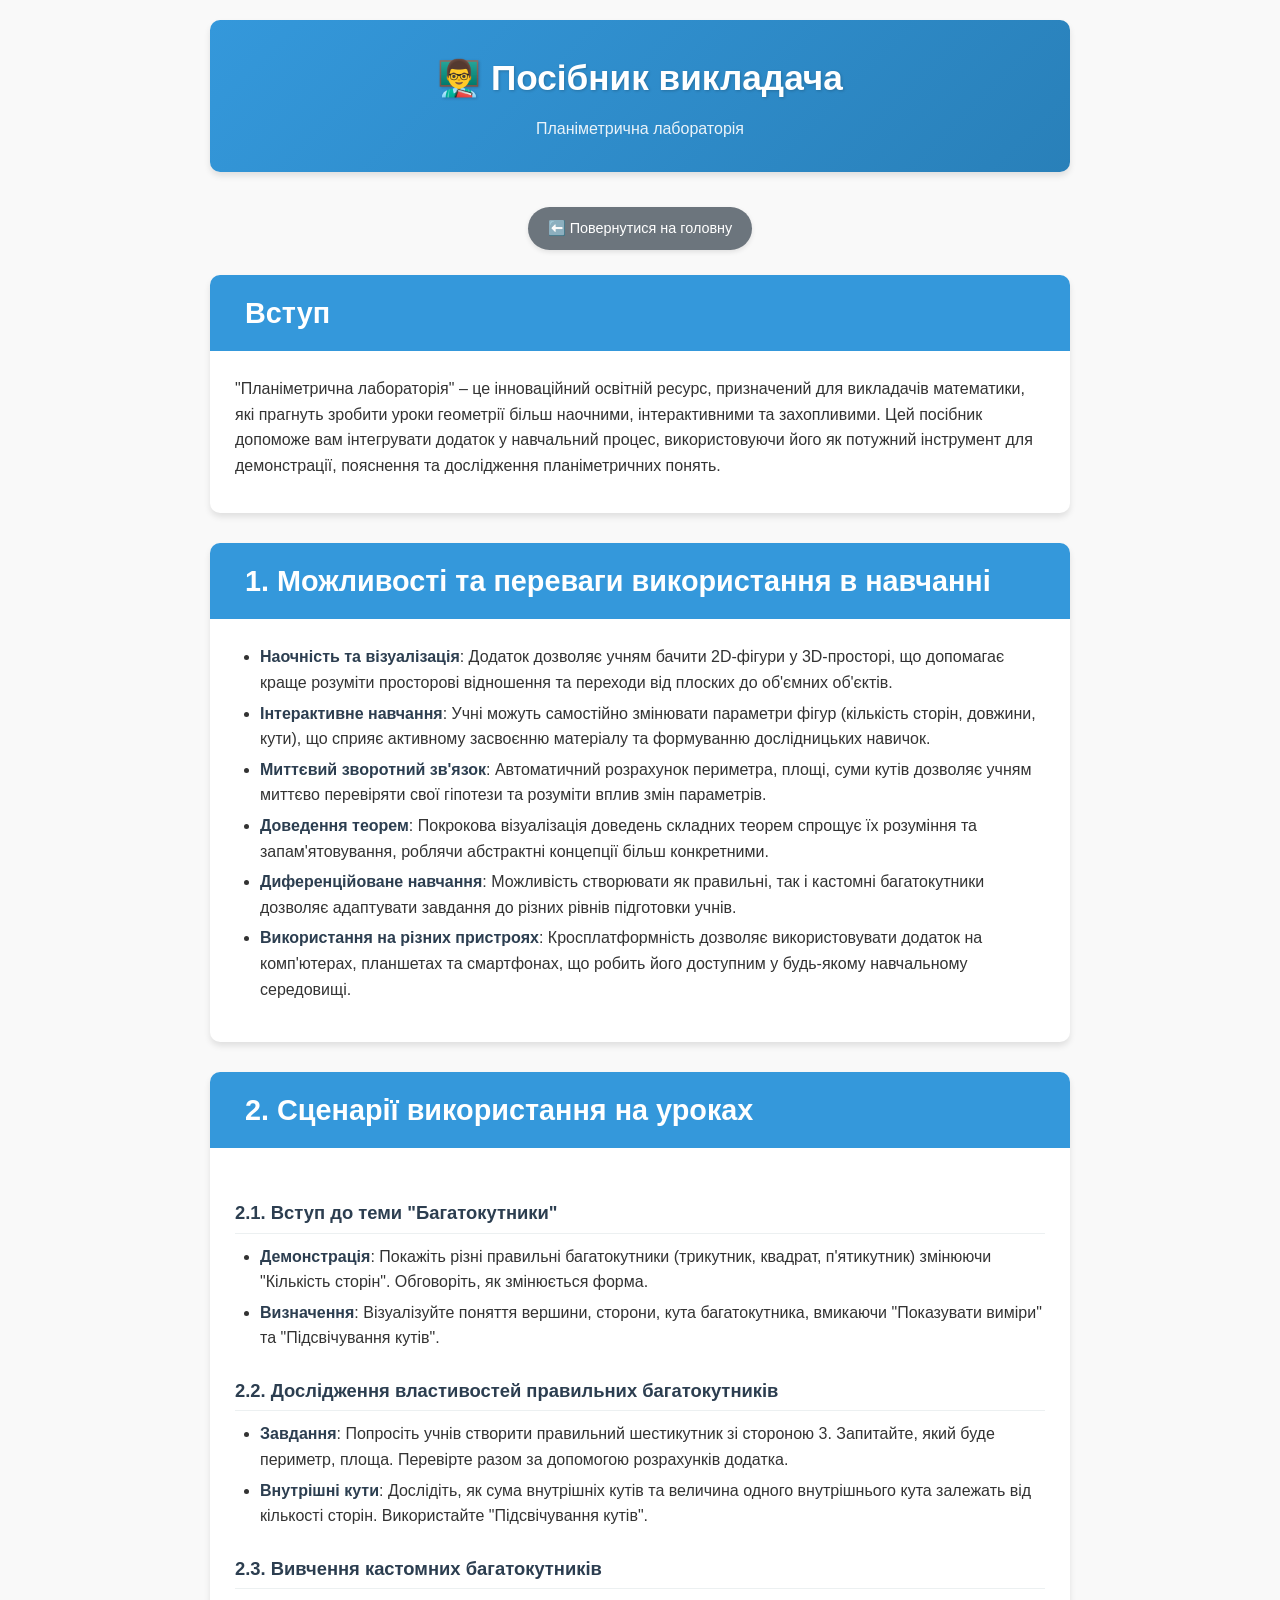
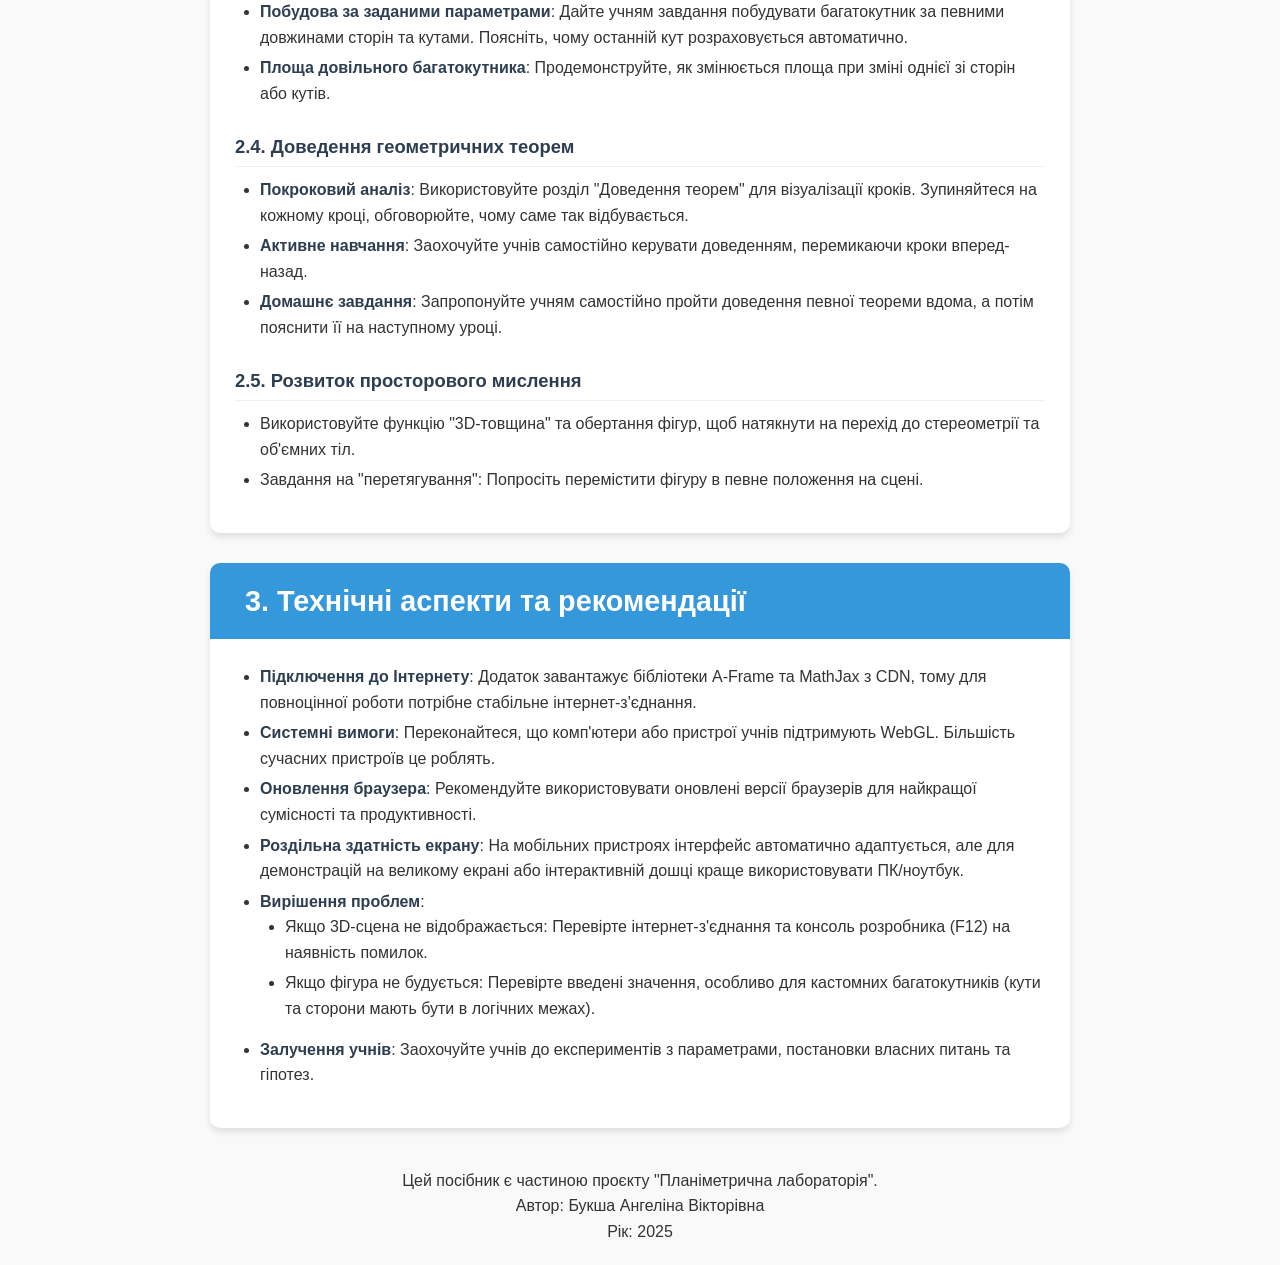
<file: docs/teacher-guide.html>
<!DOCTYPE html>
<html lang="uk">
<head>
    <meta charset="UTF-8">
    <meta name="viewport" content="width=device-width, initial-scale=1.0">
    <title>Посібник викладача: Планіметрична лабораторія</title>
    <style>
        /* Глобальні стилі - скопійовані з вашого основного файлу */
        :root {
            --primary-color: #3498db;
            --secondary-color: #2980b9;
            --light-color: #ecf0f1;
            --dark-color: #2c3e50;
            --text-color: #333;
            --shadow: 0 4px 6px rgba(0, 0, 0, 0.1);
        }
        
        * {
            margin: 0;
            padding: 0;
            box-sizing: border-box;
        }
        
        body {
            font-family: 'Segoe UI', Tahoma, Geneva, Verdana, sans-serif;
            line-height: 1.6;
            color: var(--text-color);
            background-color: #f9f9f9;
        }
        
        .container {
            max-width: 900px; /* Трохи менше для посібників */
            margin: 0 auto;
            padding: 20px;
        }
        
        /* Стилі для заголовка сторінки */
        .page-header {
            text-align: center;
            padding: 30px 20px;
            margin-bottom: 30px;
            background: linear-gradient(135deg, var(--primary-color), var(--secondary-color));
            color: white;
            border-radius: 10px;
            box-shadow: var(--shadow);
        }
        
        .page-header h1 {
            font-size: 2.2rem;
            margin-bottom: 10px;
            text-shadow: 1px 1px 3px rgba(0, 0, 0, 0.2);
        }
        
        .page-header p {
            font-size: 1rem;
            opacity: 0.9;
        }

        /* Стилі для карток (розділів) */
        .card {
            background-color: white;
            border-radius: 10px;
            box-shadow: var(--shadow);
            margin-bottom: 30px;
            overflow: hidden;
            transition: transform 0.3s ease, box-shadow 0.3s ease;
        }
        
        .card:hover {
            transform: translateY(-5px);
            box-shadow: 0 10px 20px rgba(0, 0, 0, 0.15);
        }
        
        .card-header {
            background-color: var(--primary-color);
            color: white;
            padding: 15px 25px;
            font-size: 1.2rem;
            display: flex;
            align-items: center;
        }
        
        .card-header h2 {
            margin-left: 10px;
        }
        
        .card-body {
            padding: 25px;
        }

        /* Стилі для кнопок */
        .btn {
            display: inline-block;
            background-color: var(--primary-color);
            color: white;
            padding: 10px 20px;
            border-radius: 50px;
            text-decoration: none;
            margin: 5px;
            transition: all 0.3s ease;
            font-weight: 500;
            box-shadow: 0 2px 5px rgba(0, 0, 0, 0.1);
            border: none;
            cursor: pointer;
            font-size: 0.9rem;
        }
        
        .btn:hover {
            background-color: var(--secondary-color);
            transform: translateY(-2px);
            box-shadow: 0 5px 15px rgba(0, 0, 0, 0.2);
        }
        .btn-back {
            background-color: #6c757d;
        }
        .btn-back:hover {
            background-color: #5a6268;
        }

        /* Стилі для контенту посібника */
        .guide-section h3 {
            color: var(--dark-color);
            margin-top: 25px;
            margin-bottom: 10px;
            font-size: 1.15rem;
            border-bottom: 1px solid var(--light-color);
            padding-bottom: 5px;
        }
        .guide-section h4 {
            color: var(--secondary-color);
            margin-top: 15px;
            margin-bottom: 8px;
            font-size: 1rem;
        }
        .guide-section p {
            margin-bottom: 10px;
        }
        .guide-section ul {
            list-style-type: disc;
            margin-left: 25px;
            margin-bottom: 15px;
        }
        .guide-section ol {
            list-style-type: decimal;
            margin-left: 25px;
            margin-bottom: 15px;
        }
        .guide-section li {
            margin-bottom: 5px;
        }
        .guide-section strong {
            color: var(--dark-color);
        }
        .note {
            background-color: var(--light-color);
            border-left: 4px solid var(--primary-color);
            padding: 15px;
            margin: 15px 0;
            border-radius: 5px;
        }
        .note strong {
            color: var(--primary-color);
        }

        /* Адаптивність */
        @media (max-width: 768px) {
            .page-header h1 {
                font-size: 1.8rem;
            }
            .page-header p {
                font-size: 0.9rem;
            }
            .card-header {
                font-size: 1rem;
            }
            .card-body {
                padding: 15px;
            }
            .guide-section ul, .guide-section ol {
                margin-left: 15px;
            }
        }
    </style>
</head>
<body>
    <div class="container">
        <div class="page-header">
            <h1>👨‍🏫 Посібник викладача</h1>
            <p>Планіметрична лабораторія</p>
        </div>

        <div style="text-align: center; margin-bottom: 20px;">
            <a href="../index.html" class="btn btn-back">⬅️ Повернутися на головну</a>
        </div>

        <div class="card">
            <div class="card-header">
                <h2>Вступ</h2>
            </div>
            <div class="card-body guide-section">
                <p>"Планіметрична лабораторія" – це інноваційний освітній ресурс, призначений для викладачів математики, які прагнуть зробити уроки геометрії більш наочними, інтерактивними та захопливими. Цей посібник допоможе вам інтегрувати додаток у навчальний процес, використовуючи його як потужний інструмент для демонстрації, пояснення та дослідження планіметричних понять.</p>
            </div>
        </div>

        <div class="card">
            <div class="card-header">
                <h2>1. Можливості та переваги використання в навчанні</h2>
            </div>
            <div class="card-body guide-section">
                <ul>
                    <li><strong>Наочність та візуалізація</strong>: Додаток дозволяє учням бачити 2D-фігури у 3D-просторі, що допомагає краще розуміти просторові відношення та переходи від плоских до об'ємних об'єктів.</li>
                    <li><strong>Інтерактивне навчання</strong>: Учні можуть самостійно змінювати параметри фігур (кількість сторін, довжини, кути), що сприяє активному засвоєнню матеріалу та формуванню дослідницьких навичок.</li>
                    <li><strong>Миттєвий зворотний зв'язок</strong>: Автоматичний розрахунок периметра, площі, суми кутів дозволяє учням миттєво перевіряти свої гіпотези та розуміти вплив змін параметрів.</li>
                    <li><strong>Доведення теорем</strong>: Покрокова візуалізація доведень складних теорем спрощує їх розуміння та запам'ятовування, роблячи абстрактні концепції більш конкретними.</li>
                    <li><strong>Диференційоване навчання</strong>: Можливість створювати як правильні, так і кастомні багатокутники дозволяє адаптувати завдання до різних рівнів підготовки учнів.</li>
                    <li><strong>Використання на різних пристроях</strong>: Кросплатформність дозволяє використовувати додаток на комп'ютерах, планшетах та смартфонах, що робить його доступним у будь-якому навчальному середовищі.</li>
                </ul>
            </div>
        </div>

        <div class="card">
            <div class="card-header">
                <h2>2. Сценарії використання на уроках</h2>
            </div>
            <div class="card-body guide-section">
                <h3>2.1. Вступ до теми "Багатокутники"</h3>
                <ul>
                    <li><strong>Демонстрація</strong>: Покажіть різні правильні багатокутники (трикутник, квадрат, п'ятикутник) змінюючи "Кількість сторін". Обговоріть, як змінюється форма.</li>
                    <li><strong>Визначення</strong>: Візуалізуйте поняття вершини, сторони, кута багатокутника, вмикаючи "Показувати виміри" та "Підсвічування кутів".</li>
                </ul>

                <h3>2.2. Дослідження властивостей правильних багатокутників</h3>
                <ul>
                    <li><strong>Завдання</strong>: Попросіть учнів створити правильний шестикутник зі стороною 3. Запитайте, який буде периметр, площа. Перевірте разом за допомогою розрахунків додатка.</li>
                    <li><strong>Внутрішні кути</strong>: Дослідіть, як сума внутрішніх кутів та величина одного внутрішнього кута залежать від кількості сторін. Використайте "Підсвічування кутів".</li>
                </ul>

                <h3>2.3. Вивчення кастомних багатокутників</h3>
                <ul>
                    <li><strong>Побудова за заданими параметрами</strong>: Дайте учням завдання побудувати багатокутник за певними довжинами сторін та кутами. Поясніть, чому останній кут розраховується автоматично.</li>
                    <li><strong>Площа довільного багатокутника</strong>: Продемонструйте, як змінюється площа при зміні однієї зі сторін або кутів.</li>
                </ul>

                <h3>2.4. Доведення геометричних теорем</h3>
                <ul>
                    <li><strong>Покроковий аналіз</strong>: Використовуйте розділ "Доведення теорем" для візуалізації кроків. Зупиняйтеся на кожному кроці, обговорюйте, чому саме так відбувається.</li>
                    <li><strong>Активне навчання</strong>: Заохочуйте учнів самостійно керувати доведенням, перемикаючи кроки вперед-назад.</li>
                    <li><strong>Домашнє завдання</strong>: Запропонуйте учням самостійно пройти доведення певної теореми вдома, а потім пояснити її на наступному уроці.</li>
                </ul>

                <h3>2.5. Розвиток просторового мислення</h3>
                <ul>
                    <li>Використовуйте функцію "3D-товщина" та обертання фігур, щоб натякнути на перехід до стереометрії та об'ємних тіл.</li>
                    <li>Завдання на "перетягування": Попросіть перемістити фігуру в певне положення на сцені.</li>
                </ul>
            </div>
        </div>

        <div class="card">
            <div class="card-header">
                <h2>3. Технічні аспекти та рекомендації</h2>
            </div>
            <div class="card-body guide-section">
                <ul>
                    <li><strong>Підключення до Інтернету</strong>: Додаток завантажує бібліотеки A-Frame та MathJax з CDN, тому для повноцінної роботи потрібне стабільне інтернет-з'єднання.</li>
                    <li><strong>Системні вимоги</strong>: Переконайтеся, що комп'ютери або пристрої учнів підтримують WebGL. Більшість сучасних пристроїв це роблять.</li>
                    <li><strong>Оновлення браузера</strong>: Рекомендуйте використовувати оновлені версії браузерів для найкращої сумісності та продуктивності.</li>
                    <li><strong>Роздільна здатність екрану</strong>: На мобільних пристроях інтерфейс автоматично адаптується, але для демонстрацій на великому екрані або інтерактивній дошці краще використовувати ПК/ноутбук.</li>
                    <li><strong>Вирішення проблем</strong>:
                        <ul>
                            <li>Якщо 3D-сцена не відображається: Перевірте інтернет-з'єднання та консоль розробника (F12) на наявність помилок.</li>
                            <li>Якщо фігура не будується: Перевірте введені значення, особливо для кастомних багатокутників (кути та сторони мають бути в логічних межах).</li>
                        </ul>
                    </li>
                    <li><strong>Залучення учнів</strong>: Заохочуйте учнів до експериментів з параметрами, постановки власних питань та гіпотез.</li>
                </ul>
            </div>
        </div>

        <div class="author-info" style="margin-top: 40px; text-align: center;">
            <p>Цей посібник є частиною проєкту "Планіметрична лабораторія".</p>
            <p>Автор: Букша Ангеліна Вікторівна</p>
            <p>Рік: 2025</p>
        </div>

    </div>
</body>
</html>
</file>
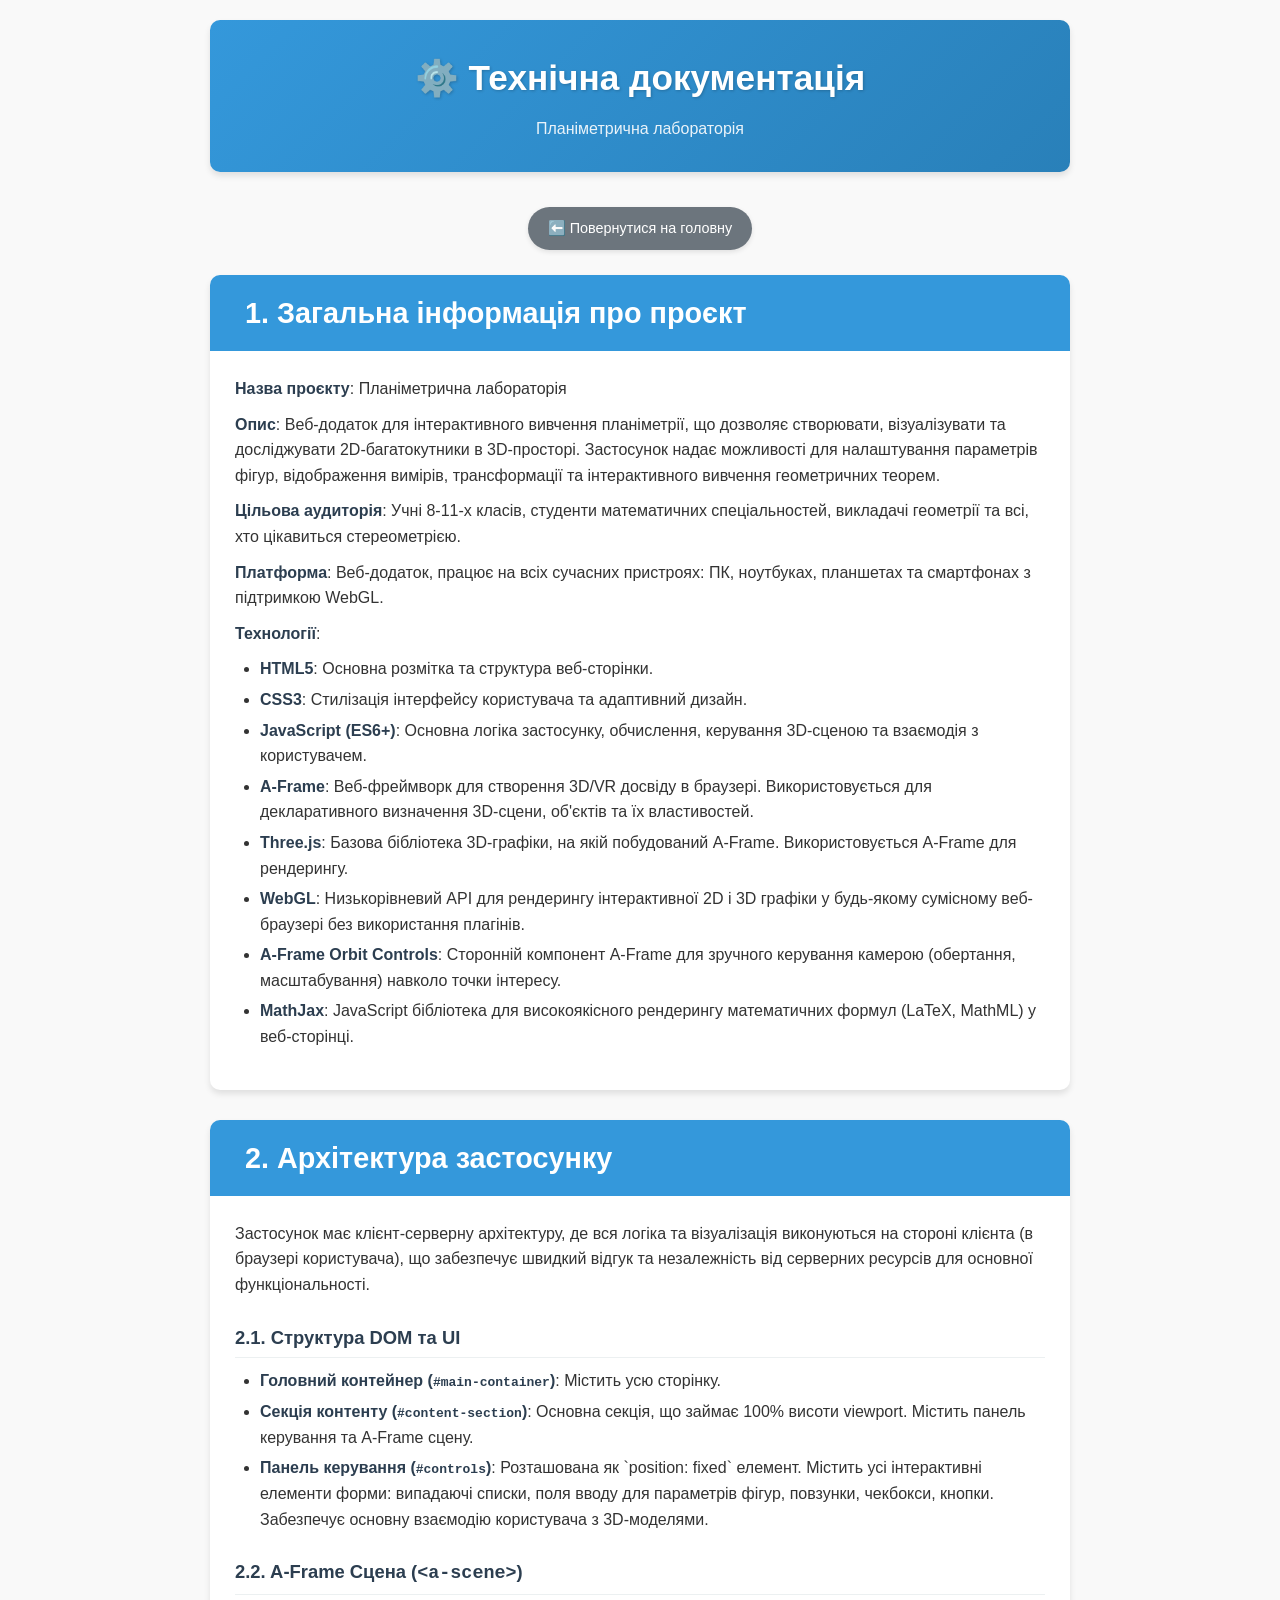
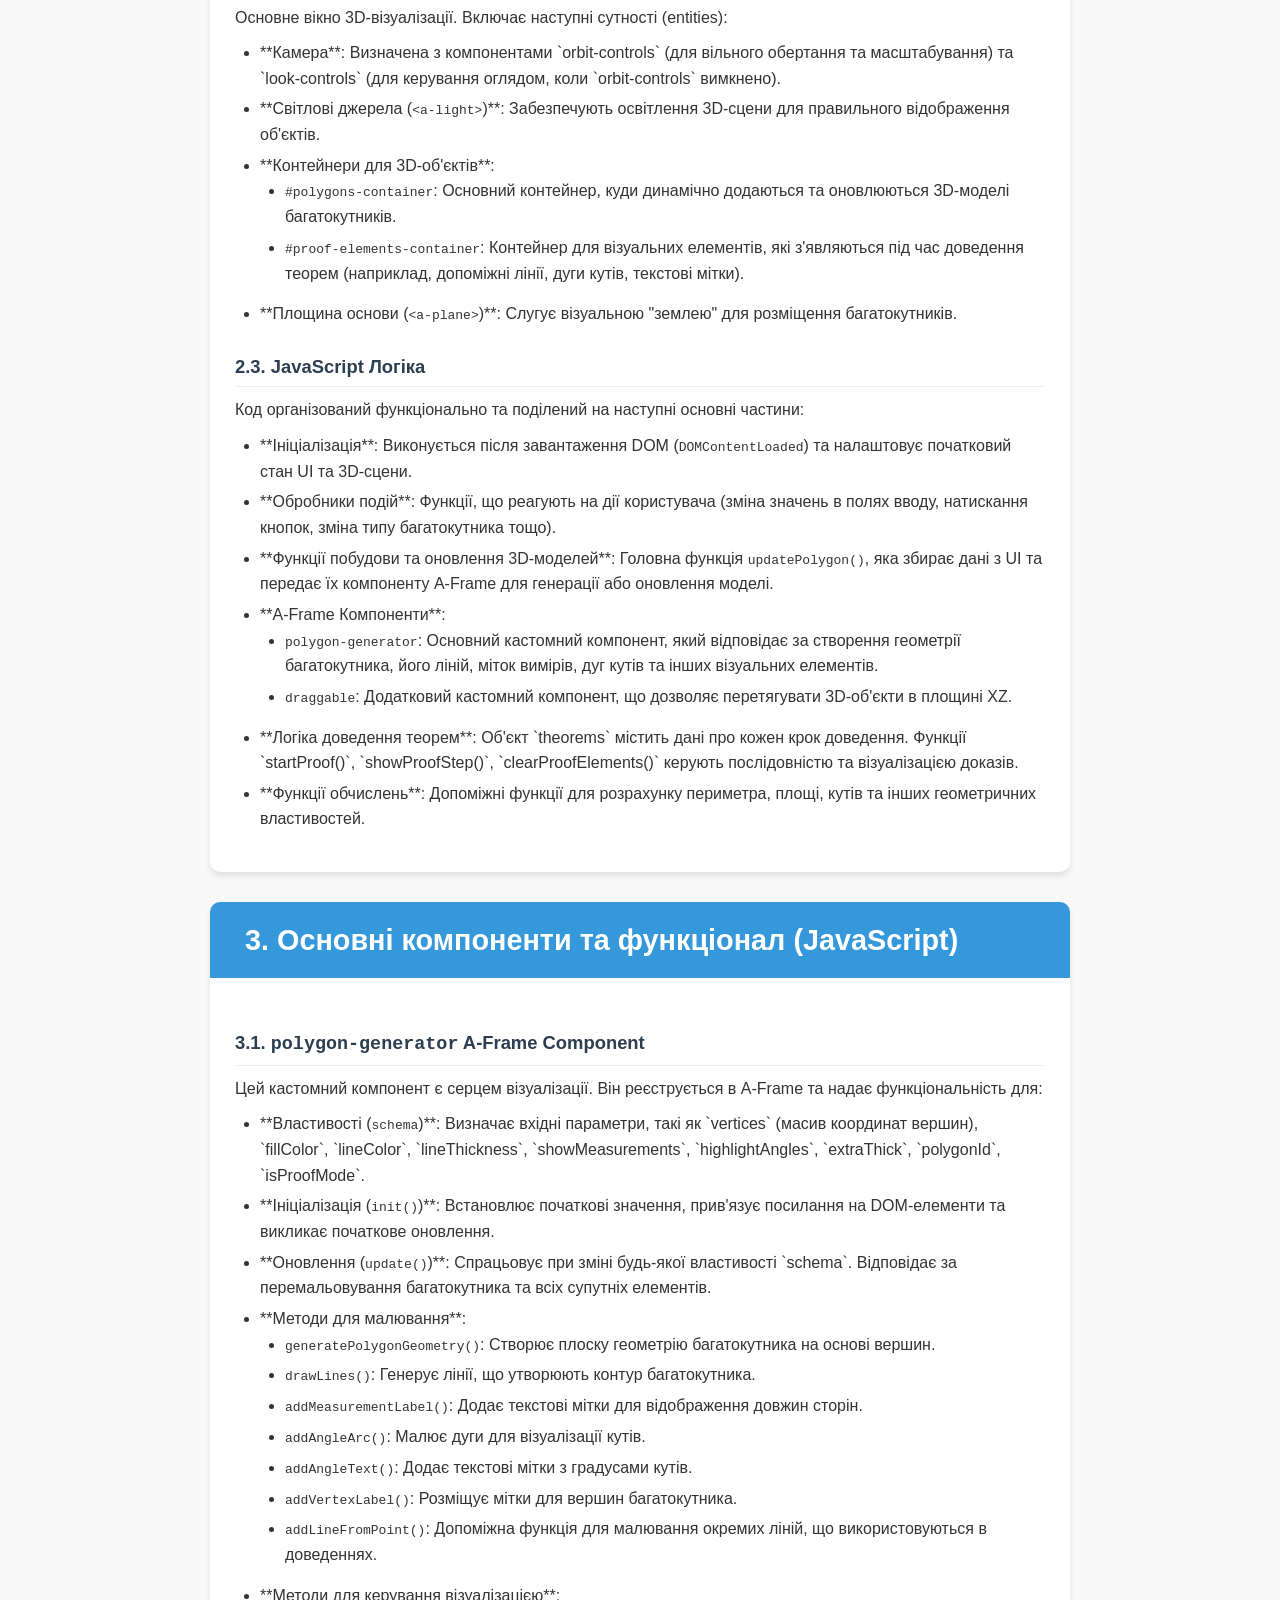
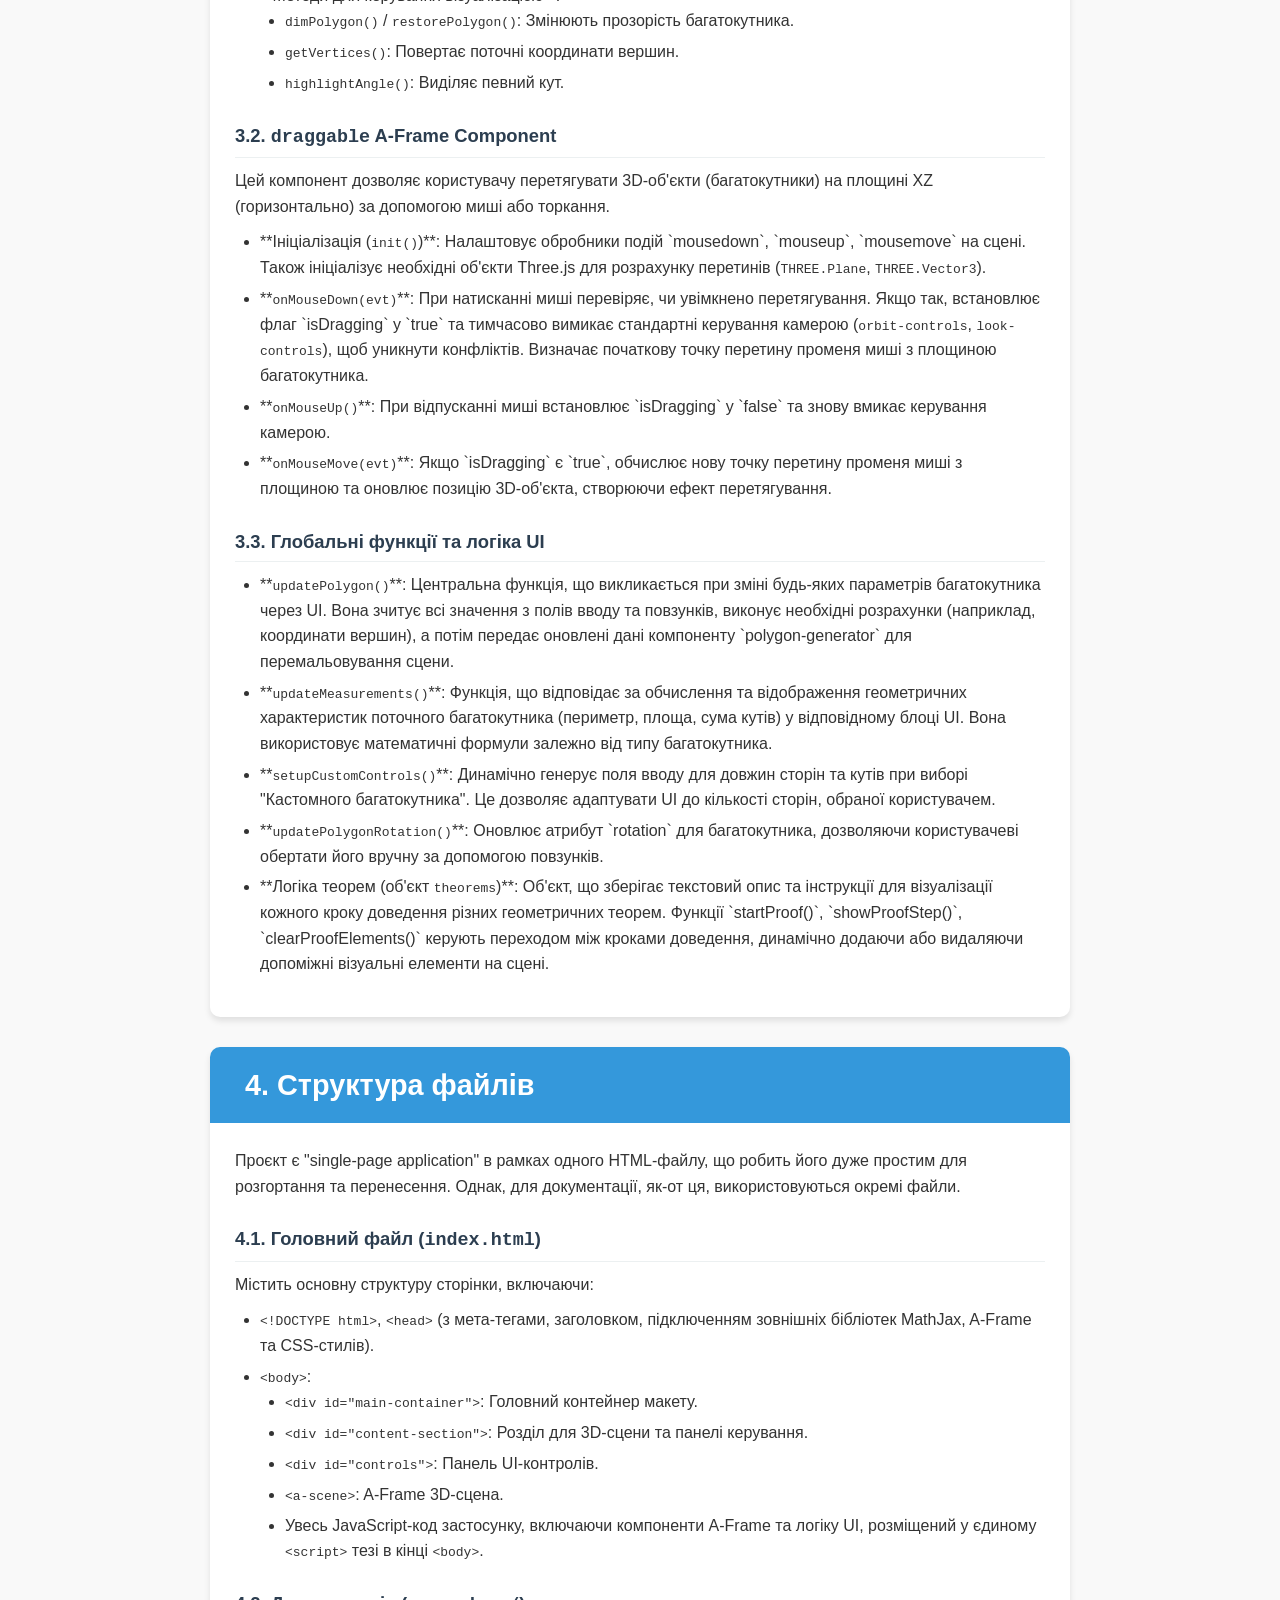
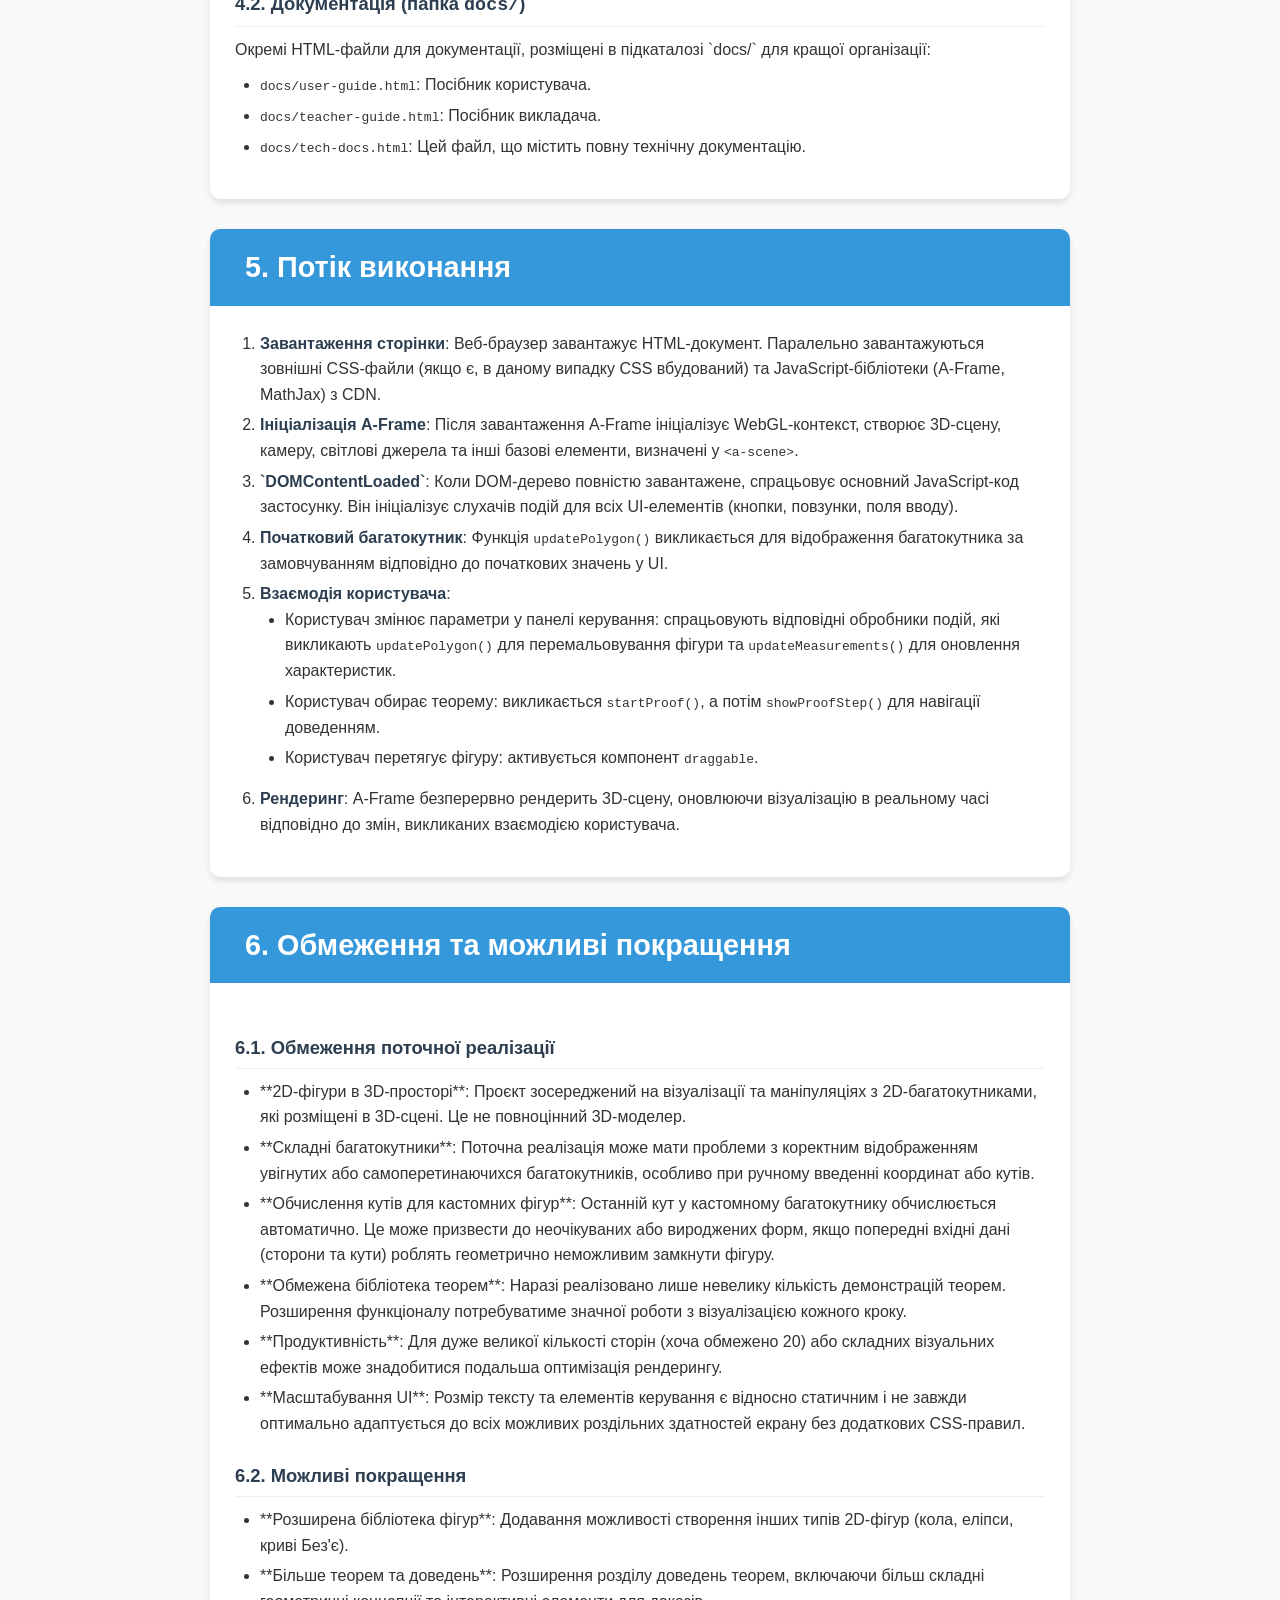
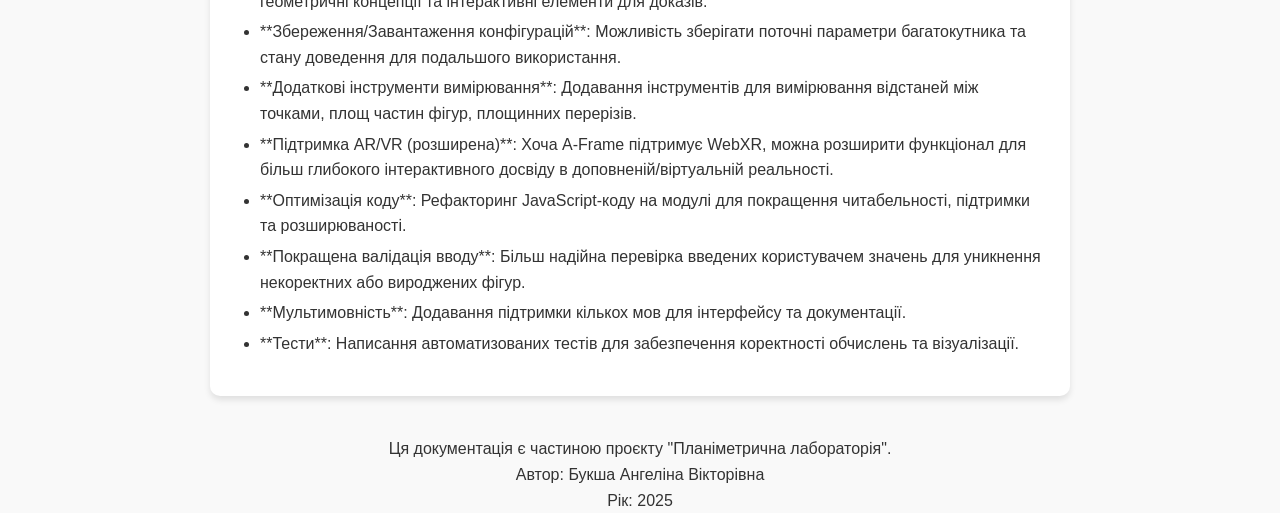
<file: docs/tech - docs.html>
<!DOCTYPE html>
<html lang="uk">
<head>
    <meta charset="UTF-8">
    <meta name="viewport" content="width=device-width, initial-scale=1.0">
    <title>Технічна документація: Планіметрична лабораторія</title>
    <style>
        /* Глобальні стилі - скопійовані з вашого основного файлу */
        :root {
            --primary-color: #3498db;
            --secondary-color: #2980b9;
            --light-color: #ecf0f1;
            --dark-color: #2c3e50;
            --text-color: #333;
            --shadow: 0 4px 6px rgba(0, 0, 0, 0.1);
        }
        
        * {
            margin: 0;
            padding: 0;
            box-sizing: border-box;
        }
        
        body {
            font-family: 'Segoe UI', Tahoma, Geneva, Verdana, sans-serif;
            line-height: 1.6;
            color: var(--text-color);
            background-color: #f9f9f9;
        }
        
        .container {
            max-width: 900px; /* Трохи менше для документації */
            margin: 0 auto;
            padding: 20px;
        }
        
        /* Стилі для заголовка сторінки */
        .page-header {
            text-align: center;
            padding: 30px 20px;
            margin-bottom: 30px;
            background: linear-gradient(135deg, var(--primary-color), var(--secondary-color));
            color: white;
            border-radius: 10px;
            box-shadow: var(--shadow);
        }
        
        .page-header h1 {
            font-size: 2.2rem;
            margin-bottom: 10px;
            text-shadow: 1px 1px 3px rgba(0, 0, 0, 0.2);
        }
        
        .page-header p {
            font-size: 1rem;
            opacity: 0.9;
        }

        /* Стилі для карток (розділів) */
        .card {
            background-color: white;
            border-radius: 10px;
            box-shadow: var(--shadow);
            margin-bottom: 30px;
            overflow: hidden;
            transition: transform 0.3s ease, box-shadow 0.3s ease;
        }
        
        .card:hover {
            transform: translateY(-5px);
            box-shadow: 0 10px 20px rgba(0, 0, 0, 0.15);
        }
        
        .card-header {
            background-color: var(--primary-color);
            color: white;
            padding: 15px 25px;
            font-size: 1.2rem;
            display: flex;
            align-items: center;
        }
        
        .card-header h2 {
            margin-left: 10px;
        }
        
        .card-body {
            padding: 25px;
        }

        /* Стилі для кнопок */
        .btn {
            display: inline-block;
            background-color: var(--primary-color);
            color: white;
            padding: 10px 20px;
            border-radius: 50px;
            text-decoration: none;
            margin: 5px;
            transition: all 0.3s ease;
            font-weight: 500;
            box-shadow: 0 2px 5px rgba(0, 0, 0, 0.1);
            border: none;
            cursor: pointer;
            font-size: 0.9rem;
        }
        
        .btn:hover {
            background-color: var(--secondary-color);
            transform: translateY(-2px);
            box-shadow: 0 5px 15px rgba(0, 0, 0, 0.2);
        }
        .btn-back {
            background-color: #6c757d;
        }
        .btn-back:hover {
            background-color: #5a6268;
        }

        /* Стилі для контенту технічної документації */
        .tech-docs-content h3 {
            color: var(--dark-color);
            margin-top: 25px;
            margin-bottom: 10px;
            font-size: 1.15rem;
            border-bottom: 1px solid var(--light-color);
            padding-bottom: 5px;
        }
        .tech-docs-content h4 {
            color: var(--secondary-color);
            margin-top: 15px;
            margin-bottom: 8px;
            font-size: 1rem;
        }
        .tech-docs-content p {
            margin-bottom: 10px;
        }
        .tech-docs-content ul {
            list-style-type: disc;
            margin-left: 25px;
            margin-bottom: 15px;
        }
        .tech-docs-content ol {
            list-style-type: decimal;
            margin-left: 25px;
            margin-bottom: 15px;
        }
        .tech-docs-content li {
            margin-bottom: 5px;
        }
        .tech-docs-content strong {
            color: var(--dark-color);
        }
        .code-block {
            background-color: #f4f4f4;
            border: 1px solid #ddd;
            border-left: 4px solid var(--primary-color);
            padding: 10px;
            margin: 10px 0;
            overflow-x: auto;
            font-family: 'Consolas', 'Monaco', monospace;
            font-size: 0.9em;
            border-radius: 4px;
        }

        /* Адаптивність */
        @media (max-width: 768px) {
            .page-header h1 {
                font-size: 1.8rem;
            }
            .page-header p {
                font-size: 0.9rem;
            }
            .card-header {
                font-size: 1rem;
            }
            .card-body {
                padding: 15px;
            }
            .tech-docs-content ul, .tech-docs-content ol {
                margin-left: 15px;
            }
        }
    </style>
</head>
<body>
    <div class="container">
        <div class="page-header">
            <h1>⚙️ Технічна документація</h1>
            <p>Планіметрична лабораторія</p>
        </div>

        <div style="text-align: center; margin-bottom: 20px;">
            <a href="../index.html" class="btn btn-back">⬅️ Повернутися на головну</a>
        </div>

        <div class="card">
            <div class="card-header">
                <h2>1. Загальна інформація про проєкт</h2>
            </div>
            <div class="card-body tech-docs-content">
                <p><strong>Назва проєкту</strong>: Планіметрична лабораторія</p>
                <p><strong>Опис</strong>: Веб-додаток для інтерактивного вивчення планіметрії, що дозволяє створювати, візуалізувати та досліджувати 2D-багатокутники в 3D-просторі. Застосунок надає можливості для налаштування параметрів фігур, відображення вимірів, трансформації та інтерактивного вивчення геометричних теорем.</p>
                <p><strong>Цільова аудиторія</strong>: Учні 8-11-х класів, студенти математичних спеціальностей, викладачі геометрії та всі, хто цікавиться стереометрією.</p>
                <p><strong>Платформа</strong>: Веб-додаток, працює на всіх сучасних пристроях: ПК, ноутбуках, планшетах та смартфонах з підтримкою WebGL.</p>
                <p><strong>Технології</strong>:</p>
                <ul>
                    <li><strong>HTML5</strong>: Основна розмітка та структура веб-сторінки.</li>
                    <li><strong>CSS3</strong>: Стилізація інтерфейсу користувача та адаптивний дизайн.</li>
                    <li><strong>JavaScript (ES6+)</strong>: Основна логіка застосунку, обчислення, керування 3D-сценою та взаємодія з користувачем.</li>
                    <li><strong>A-Frame</strong>: Веб-фреймворк для створення 3D/VR досвіду в браузері. Використовується для декларативного визначення 3D-сцени, об'єктів та їх властивостей.</li>
                    <li><strong>Three.js</strong>: Базова бібліотека 3D-графіки, на якій побудований A-Frame. Використовується A-Frame для рендерингу.</li>
                    <li><strong>WebGL</strong>: Низькорівневий API для рендерингу інтерактивної 2D і 3D графіки у будь-якому сумісному веб-браузері без використання плагінів.</li>
                    <li><strong>A-Frame Orbit Controls</strong>: Сторонній компонент A-Frame для зручного керування камерою (обертання, масштабування) навколо точки інтересу.</li>
                    <li><strong>MathJax</strong>: JavaScript бібліотека для високоякісного рендерингу математичних формул (LaTeX, MathML) у веб-сторінці.</li>
                </ul>
            </div>
        </div>

        <div class="card">
            <div class="card-header">
                <h2>2. Архітектура застосунку</h2>
            </div>
            <div class="card-body tech-docs-content">
                <p>Застосунок має клієнт-серверну архітектуру, де вся логіка та візуалізація виконуються на стороні клієнта (в браузері користувача), що забезпечує швидкий відгук та незалежність від серверних ресурсів для основної функціональності.</p>
                <h3>2.1. Структура DOM та UI</h3>
                <ul>
                    <li><strong>Головний контейнер (<code>#main-container</code>)</strong>: Містить усю сторінку.</li>
                    <li><strong>Секція контенту (<code>#content-section</code>)</strong>: Основна секція, що займає 100% висоти viewport. Містить панель керування та A-Frame сцену.</li>
                    <li><strong>Панель керування (<code>#controls</code>)</strong>: Розташована як `position: fixed` елемент. Містить усі інтерактивні елементи форми: випадаючі списки, поля вводу для параметрів фігур, повзунки, чекбокси, кнопки. Забезпечує основну взаємодію користувача з 3D-моделями.</li>
                </ul>
                <h3>2.2. A-Frame Сцена (<code>&lt;a-scene&gt;</code>)</h3>
                <p>Основне вікно 3D-візуалізації. Включає наступні сутності (entities):</p>
                <ul>
                    <li>**Камера**: Визначена з компонентами `orbit-controls` (для вільного обертання та масштабування) та `look-controls` (для керування оглядом, коли `orbit-controls` вимкнено).</li>
                    <li>**Світлові джерела (<code>&lt;a-light&gt;</code>)**: Забезпечують освітлення 3D-сцени для правильного відображення об'єктів.</li>
                    <li>**Контейнери для 3D-об'єктів**:
                        <ul>
                            <li><code>#polygons-container</code>: Основний контейнер, куди динамічно додаються та оновлюються 3D-моделі багатокутників.</li>
                            <li><code>#proof-elements-container</code>: Контейнер для візуальних елементів, які з'являються під час доведення теорем (наприклад, допоміжні лінії, дуги кутів, текстові мітки).</li>
                        </ul>
                    </li>
                    <li>**Площина основи (<code>&lt;a-plane&gt;</code>)**: Слугує візуальною "землею" для розміщення багатокутників.</li>
                </ul>
                <h3>2.3. JavaScript Логіка</h3>
                <p>Код організований функціонально та поділений на наступні основні частини:</p>
                <ul>
                    <li>**Ініціалізація**: Виконується після завантаження DOM (<code>DOMContentLoaded</code>) та налаштовує початковий стан UI та 3D-сцени.</li>
                    <li>**Обробники подій**: Функції, що реагують на дії користувача (зміна значень в полях вводу, натискання кнопок, зміна типу багатокутника тощо).</li>
                    <li>**Функції побудови та оновлення 3D-моделей**: Головна функція <code>updatePolygon()</code>, яка збирає дані з UI та передає їх компоненту A-Frame для генерації або оновлення моделі.</li>
                    <li>**A-Frame Компоненти**:
                        <ul>
                            <li><code>polygon-generator</code>: Основний кастомний компонент, який відповідає за створення геометрії багатокутника, його ліній, міток вимірів, дуг кутів та інших візуальних елементів.</li>
                            <li><code>draggable</code>: Додатковий кастомний компонент, що дозволяє перетягувати 3D-об'єкти в площині XZ.</li>
                        </ul>
                    </li>
                    <li>**Логіка доведення теорем**: Об'єкт `theorems` містить дані про кожен крок доведення. Функції `startProof()`, `showProofStep()`, `clearProofElements()` керують послідовністю та візуалізацією доказів.</li>
                    <li>**Функції обчислень**: Допоміжні функції для розрахунку периметра, площі, кутів та інших геометричних властивостей.</li>
                </ul>
            </div>
        </div>

        <div class="card">
            <div class="card-header">
                <h2>3. Основні компоненти та функціонал (JavaScript)</h2>
            </div>
            <div class="card-body tech-docs-content">
                <h3>3.1. <code>polygon-generator</code> A-Frame Component</h3>
                <p>Цей кастомний компонент є серцем візуалізації. Він реєструється в A-Frame та надає функціональність для:</p>
                <ul>
                    <li>**Властивості (<code>schema</code>)**: Визначає вхідні параметри, такі як `vertices` (масив координат вершин), `fillColor`, `lineColor`, `lineThickness`, `showMeasurements`, `highlightAngles`, `extraThick`, `polygonId`, `isProofMode`.</li>
                    <li>**Ініціалізація (<code>init()</code>)**: Встановлює початкові значення, прив'язує посилання на DOM-елементи та викликає початкове оновлення.</li>
                    <li>**Оновлення (<code>update()</code>)**: Спрацьовує при зміні будь-якої властивості `schema`. Відповідає за перемальовування багатокутника та всіх супутніх елементів.</li>
                    <li>**Методи для малювання**:
                        <ul>
                            <li><code>generatePolygonGeometry()</code>: Створює плоску геометрію багатокутника на основі вершин.</li>
                            <li><code>drawLines()</code>: Генерує лінії, що утворюють контур багатокутника.</li>
                            <li><code>addMeasurementLabel()</code>: Додає текстові мітки для відображення довжин сторін.</li>
                            <li><code>addAngleArc()</code>: Малює дуги для візуалізації кутів.</li>
                            <li><code>addAngleText()</code>: Додає текстові мітки з градусами кутів.</li>
                            <li><code>addVertexLabel()</code>: Розміщує мітки для вершин багатокутника.</li>
                            <li><code>addLineFromPoint()</code>: Допоміжна функція для малювання окремих ліній, що використовуються в доведеннях.</li>
                        </ul>
                    </li>
                    <li>**Методи для керування візуалізацією**:
                        <ul>
                            <li><code>dimPolygon()</code> / <code>restorePolygon()</code>: Змінюють прозорість багатокутника.</li>
                            <li><code>getVertices()</code>: Повертає поточні координати вершин.</li>
                            <li><code>highlightAngle()</code>: Виділяє певний кут.</li>
                        </ul>
                    </li>
                </ul>

                <h3>3.2. <code>draggable</code> A-Frame Component</h3>
                <p>Цей компонент дозволяє користувачу перетягувати 3D-об'єкти (багатокутники) на площині XZ (горизонтально) за допомогою миші або торкання.</p>
                <ul>
                    <li>**Ініціалізація (<code>init()</code>)**: Налаштовує обробники подій `mousedown`, `mouseup`, `mousemove` на сцені. Також ініціалізує необхідні об'єкти Three.js для розрахунку перетинів (<code>THREE.Plane</code>, <code>THREE.Vector3</code>).</li>
                    <li>**<code>onMouseDown(evt)</code>**: При натисканні миші перевіряє, чи увімкнено перетягування. Якщо так, встановлює флаг `isDragging` у `true` та тимчасово вимикає стандартні керування камерою (<code>orbit-controls</code>, <code>look-controls</code>), щоб уникнути конфліктів. Визначає початкову точку перетину променя миші з площиною багатокутника.</li>
                    <li>**<code>onMouseUp()</code>**: При відпусканні миші встановлює `isDragging` у `false` та знову вмикає керування камерою.</li>
                    <li>**<code>onMouseMove(evt)</code>**: Якщо `isDragging` є `true`, обчислює нову точку перетину променя миші з площиною та оновлює позицію 3D-об'єкта, створюючи ефект перетягування.</li>
                </ul>

                <h3>3.3. Глобальні функції та логіка UI</h3>
                <ul>
                    <li>**<code>updatePolygon()</code>**: Центральна функція, що викликається при зміні будь-яких параметрів багатокутника через UI. Вона зчитує всі значення з полів вводу та повзунків, виконує необхідні розрахунки (наприклад, координати вершин), а потім передає оновлені дані компоненту `polygon-generator` для перемальовування сцени.</li>
                    <li>**<code>updateMeasurements()</code>**: Функція, що відповідає за обчислення та відображення геометричних характеристик поточного багатокутника (периметр, площа, сума кутів) у відповідному блоці UI. Вона використовує математичні формули залежно від типу багатокутника.</li>
                    <li>**<code>setupCustomControls()</code>**: Динамічно генерує поля вводу для довжин сторін та кутів при виборі "Кастомного багатокутника". Це дозволяє адаптувати UI до кількості сторін, обраної користувачем.</li>
                    <li>**<code>updatePolygonRotation()</code>**: Оновлює атрибут `rotation` для багатокутника, дозволяючи користувачеві обертати його вручну за допомогою повзунків.</li>
                    <li>**Логіка теорем (об'єкт <code>theorems</code>)**: Об'єкт, що зберігає текстовий опис та інструкції для візуалізації кожного кроку доведення різних геометричних теорем. Функції `startProof()`, `showProofStep()`, `clearProofElements()` керують переходом між кроками доведення, динамічно додаючи або видаляючи допоміжні візуальні елементи на сцені.</li>
                </ul>
            </div>
        </div>

        <div class="card">
            <div class="card-header">
                <h2>4. Структура файлів</h2>
            </div>
            <div class="card-body tech-docs-content">
                <p>Проєкт є "single-page application" в рамках одного HTML-файлу, що робить його дуже простим для розгортання та перенесення. Однак, для документації, як-от ця, використовуються окремі файли.</p>
                <h3>4.1. Головний файл (<code>index.html</code>)</h3>
                <p>Містить основну структуру сторінки, включаючи:</p>
                <ul>
                    <li><code>&lt;!DOCTYPE html&gt;</code>, <code>&lt;head&gt;</code> (з мета-тегами, заголовком, підключенням зовнішніх бібліотек MathJax, A-Frame та CSS-стилів).</li>
                    <li><code>&lt;body&gt;</code>:
                        <ul>
                            <li><code>&lt;div id="main-container"&gt;</code>: Головний контейнер макету.</li>
                            <li><code>&lt;div id="content-section"&gt;</code>: Розділ для 3D-сцени та панелі керування.</li>
                            <li><code>&lt;div id="controls"&gt;</code>: Панель UI-контролів.</li>
                            <li><code>&lt;a-scene&gt;</code>: A-Frame 3D-сцена.</li>
                            <li>Увесь JavaScript-код застосунку, включаючи компоненти A-Frame та логіку UI, розміщений у єдиному <code>&lt;script&gt;</code> тезі в кінці <code>&lt;body&gt;</code>.</li>
                        </ul>
                    </li>
                </ul>
                <h3>4.2. Документація (папка <code>docs/</code>)</h3>
                <p>Окремі HTML-файли для документації, розміщені в підкаталозі `docs/` для кращої організації:</p>
                <ul>
                    <li><code>docs/user-guide.html</code>: Посібник користувача.</li>
                    <li><code>docs/teacher-guide.html</code>: Посібник викладача.</li>
                    <li><code>docs/tech-docs.html</code>: Цей файл, що містить повну технічну документацію.</li>
                </ul>
            </div>
        </div>

        <div class="card">
            <div class="card-header">
                <h2>5. Потік виконання</h2>
            </div>
            <div class="card-body tech-docs-content">
                <ol>
                    <li><strong>Завантаження сторінки</strong>: Веб-браузер завантажує HTML-документ. Паралельно завантажуються зовнішні CSS-файли (якщо є, в даному випадку CSS вбудований) та JavaScript-бібліотеки (A-Frame, MathJax) з CDN.</li>
                    <li><strong>Ініціалізація A-Frame</strong>: Після завантаження A-Frame ініціалізує WebGL-контекст, створює 3D-сцену, камеру, світлові джерела та інші базові елементи, визначені у <code>&lt;a-scene&gt;</code>.</li>
                    <li><strong>`DOMContentLoaded`</strong>: Коли DOM-дерево повністю завантажене, спрацьовує основний JavaScript-код застосунку. Він ініціалізує слухачів подій для всіх UI-елементів (кнопки, повзунки, поля вводу).</li>
                    <li><strong>Початковий багатокутник</strong>: Функція <code>updatePolygon()</code> викликається для відображення багатокутника за замовчуванням відповідно до початкових значень у UI.</li>
                    <li><strong>Взаємодія користувача</strong>:
                        <ul>
                            <li>Користувач змінює параметри у панелі керування: спрацьовують відповідні обробники подій, які викликають <code>updatePolygon()</code> для перемальовування фігури та <code>updateMeasurements()</code> для оновлення характеристик.</li>
                            <li>Користувач обирає теорему: викликається <code>startProof()</code>, а потім <code>showProofStep()</code> для навігації доведенням.</li>
                            <li>Користувач перетягує фігуру: активується компонент <code>draggable</code>.</li>
                        </ul>
                    </li>
                    <li><strong>Рендеринг</strong>: A-Frame безперервно рендерить 3D-сцену, оновлюючи візуалізацію в реальному часі відповідно до змін, викликаних взаємодією користувача.</li>
                </ol>
            </div>
        </div>

        <div class="card">
            <div class="card-header">
                <h2>6. Обмеження та можливі покращення</h2>
            </div>
            <div class="card-body tech-docs-content">
                <h3>6.1. Обмеження поточної реалізації</h3>
                <ul>
                    <li>**2D-фігури в 3D-просторі**: Проєкт зосереджений на візуалізації та маніпуляціях з 2D-багатокутниками, які розміщені в 3D-сцені. Це не повноцінний 3D-моделер.</li>
                    <li>**Складні багатокутники**: Поточна реалізація може мати проблеми з коректним відображенням увігнутих або самоперетинаючихся багатокутників, особливо при ручному введенні координат або кутів.</li>
                    <li>**Обчислення кутів для кастомних фігур**: Останній кут у кастомному багатокутнику обчислюється автоматично. Це може призвести до неочікуваних або вироджених форм, якщо попередні вхідні дані (сторони та кути) роблять геометрично неможливим замкнути фігуру.</li>
                    <li>**Обмежена бібліотека теорем**: Наразі реалізовано лише невелику кількість демонстрацій теорем. Розширення функціоналу потребуватиме значної роботи з візуалізацією кожного кроку.</li>
                    <li>**Продуктивність**: Для дуже великої кількості сторін (хоча обмежено 20) або складних візуальних ефектів може знадобитися подальша оптимізація рендерингу.</li>
                    <li>**Масштабування UI**: Розмір тексту та елементів керування є відносно статичним і не завжди оптимально адаптується до всіх можливих роздільних здатностей екрану без додаткових CSS-правил.</li>
                </ul>

                <h3>6.2. Можливі покращення</h3>
                <ul>
                    <li>**Розширена бібліотека фігур**: Додавання можливості створення інших типів 2D-фігур (кола, еліпси, криві Без'є).</li>
                    <li>**Більше теорем та доведень**: Розширення розділу доведень теорем, включаючи більш складні геометричні концепції та інтерактивні елементи для доказів.</li>
                    <li>**Збереження/Завантаження конфігурацій**: Можливість зберігати поточні параметри багатокутника та стану доведення для подальшого використання.</li>
                    <li>**Додаткові інструменти вимірювання**: Додавання інструментів для вимірювання відстаней між точками, площ частин фігур, площинних перерізів.</li>
                    <li>**Підтримка AR/VR (розширена)**: Хоча A-Frame підтримує WebXR, можна розширити функціонал для більш глибокого інтерактивного досвіду в доповненій/віртуальній реальності.</li>
                    <li>**Оптимізація коду**: Рефакторинг JavaScript-коду на модулі для покращення читабельності, підтримки та розширюваності.</li>
                    <li>**Покращена валідація вводу**: Більш надійна перевірка введених користувачем значень для уникнення некоректних або вироджених фігур.</li>
                    <li>**Мультимовність**: Додавання підтримки кількох мов для інтерфейсу та документації.</li>
                    <li>**Тести**: Написання автоматизованих тестів для забезпечення коректності обчислень та візуалізації.</li>
                </ul>
            </div>
        </div>

        <div class="author-info" style="margin-top: 40px; text-align: center;">
            <p>Ця документація є частиною проєкту "Планіметрична лабораторія".</p>
            <p>Автор: Букша Ангеліна Вікторівна</p>
            <p>Рік: 2025</p>
        </div>

    </div>
</body>
</html>
</file>
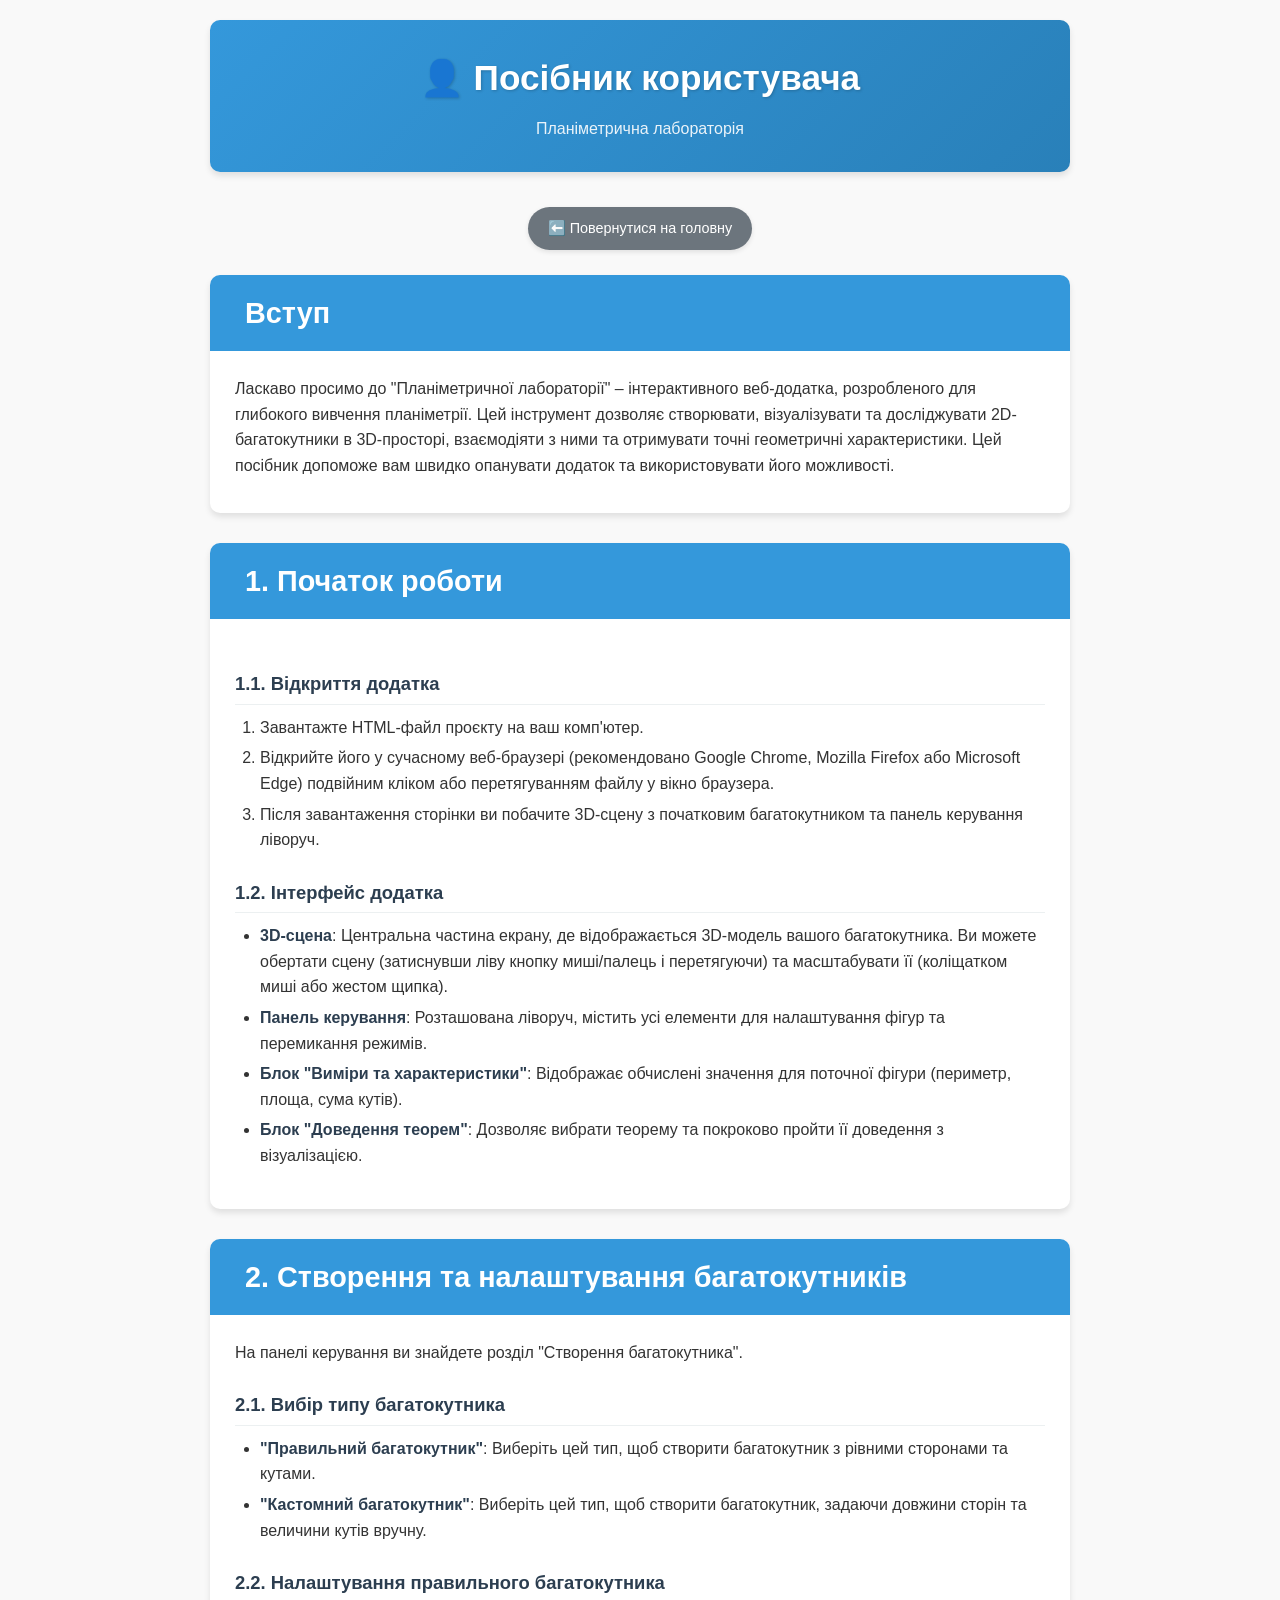
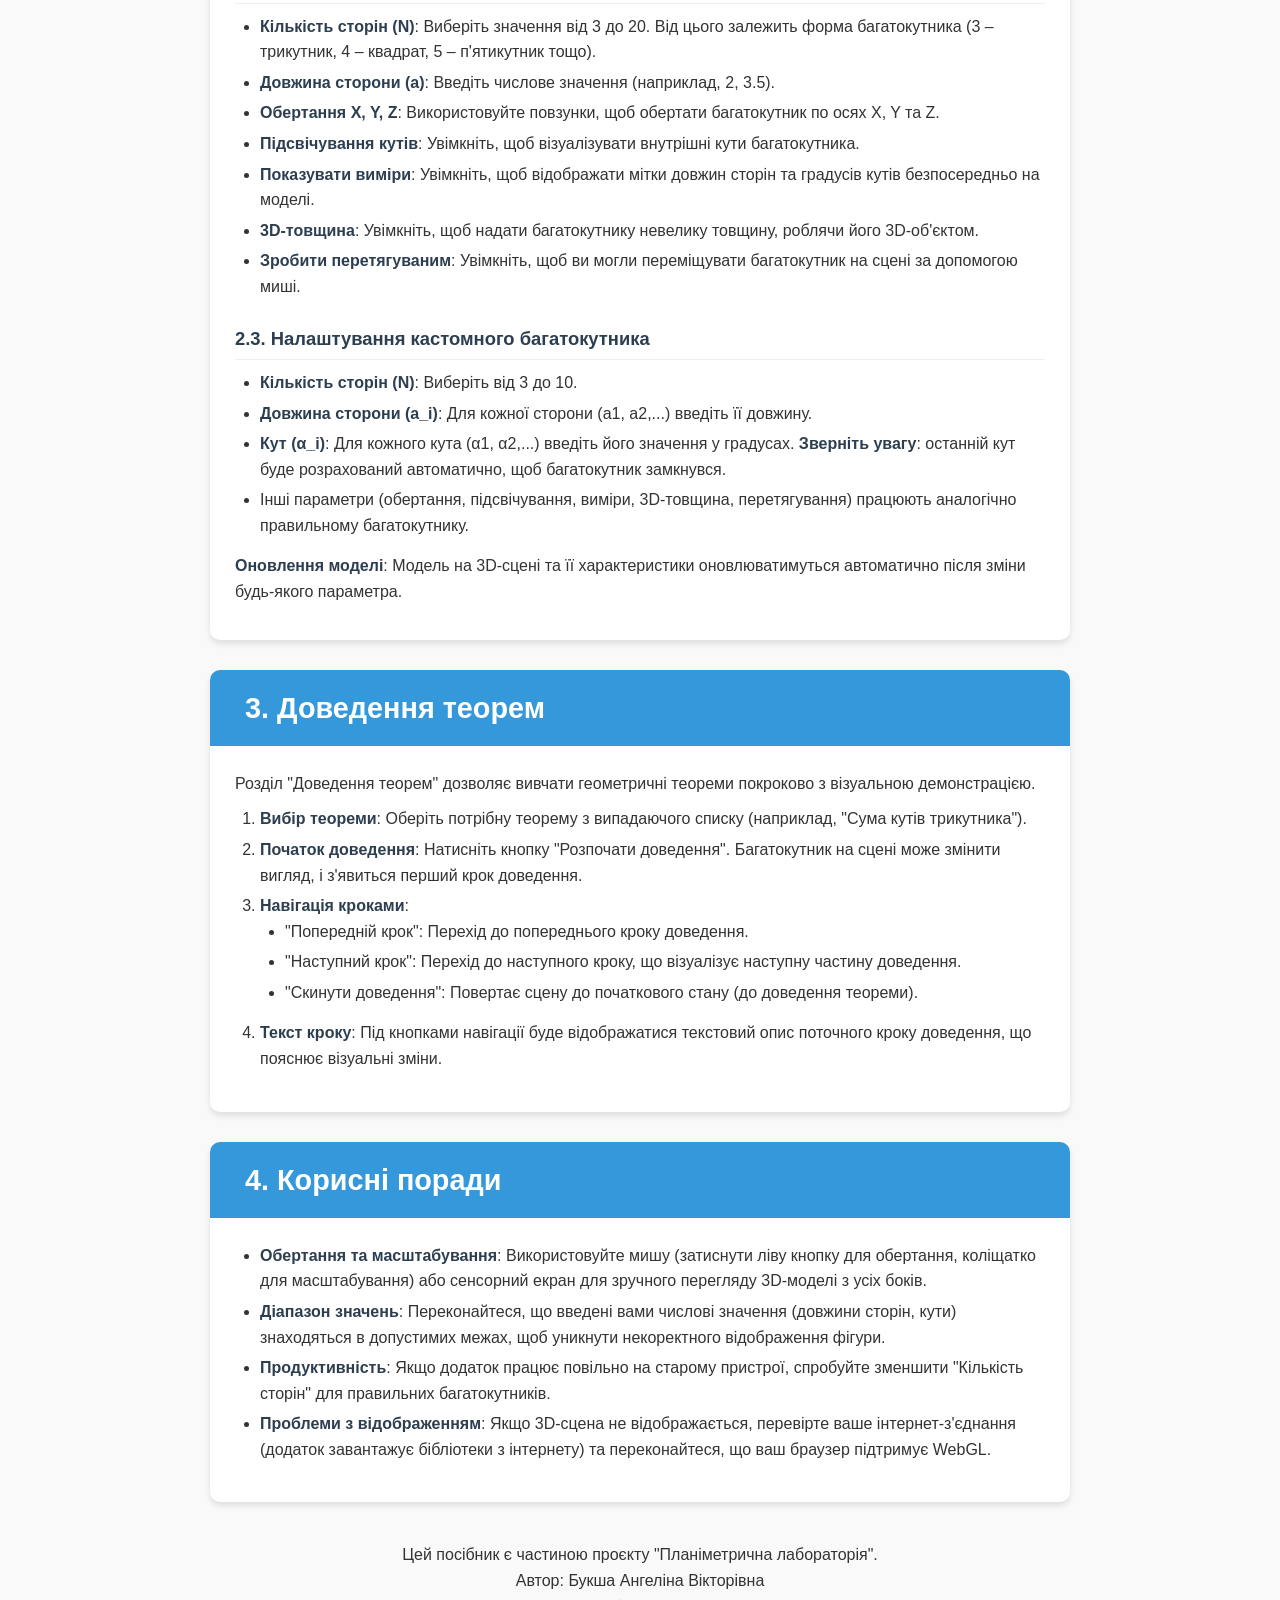
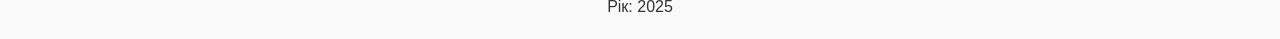
<file: docs/user-guide.html>
<!DOCTYPE html>
<html lang="uk">
<head>
    <meta charset="UTF-8">
    <meta name="viewport" content="width=device-width, initial-scale=1.0">
    <title>Посібник користувача: Планіметрична лабораторія</title>
    <style>
        /* Глобальні стилі - скопійовані з вашого основного файлу */
        :root {
            --primary-color: #3498db;
            --secondary-color: #2980b9;
            --light-color: #ecf0f1;
            --dark-color: #2c3e50;
            --text-color: #333;
            --shadow: 0 4px 6px rgba(0, 0, 0, 0.1);
        }
        
        * {
            margin: 0;
            padding: 0;
            box-sizing: border-box;
        }
        
        body {
            font-family: 'Segoe UI', Tahoma, Geneva, Verdana, sans-serif;
            line-height: 1.6;
            color: var(--text-color);
            background-color: #f9f9f9;
        }
        
        .container {
            max-width: 900px; /* Трохи менше для посібників */
            margin: 0 auto;
            padding: 20px;
        }
        
        /* Стилі для заголовка сторінки */
        .page-header {
            text-align: center;
            padding: 30px 20px;
            margin-bottom: 30px;
            background: linear-gradient(135deg, var(--primary-color), var(--secondary-color));
            color: white;
            border-radius: 10px;
            box-shadow: var(--shadow);
        }
        
        .page-header h1 {
            font-size: 2.2rem;
            margin-bottom: 10px;
            text-shadow: 1px 1px 3px rgba(0, 0, 0, 0.2);
        }
        
        .page-header p {
            font-size: 1rem;
            opacity: 0.9;
        }

        /* Стилі для карток (розділів) */
        .card {
            background-color: white;
            border-radius: 10px;
            box-shadow: var(--shadow);
            margin-bottom: 30px;
            overflow: hidden;
            transition: transform 0.3s ease, box-shadow 0.3s ease;
        }
        
        .card:hover {
            transform: translateY(-5px);
            box-shadow: 0 10px 20px rgba(0, 0, 0, 0.15);
        }
        
        .card-header {
            background-color: var(--primary-color);
            color: white;
            padding: 15px 25px;
            font-size: 1.2rem;
            display: flex;
            align-items: center;
        }
        
        .card-header h2 {
            margin-left: 10px;
        }
        
        .card-body {
            padding: 25px;
        }

        /* Стилі для кнопок */
        .btn {
            display: inline-block;
            background-color: var(--primary-color);
            color: white;
            padding: 10px 20px;
            border-radius: 50px;
            text-decoration: none;
            margin: 5px;
            transition: all 0.3s ease;
            font-weight: 500;
            box-shadow: 0 2px 5px rgba(0, 0, 0, 0.1);
            border: none;
            cursor: pointer;
            font-size: 0.9rem;
        }
        
        .btn:hover {
            background-color: var(--secondary-color);
            transform: translateY(-2px);
            box-shadow: 0 5px 15px rgba(0, 0, 0, 0.2);
        }
        .btn-back {
            background-color: #6c757d;
        }
        .btn-back:hover {
            background-color: #5a6268;
        }

        /* Стилі для контенту посібника */
        .guide-section h3 {
            color: var(--dark-color);
            margin-top: 25px;
            margin-bottom: 10px;
            font-size: 1.15rem;
            border-bottom: 1px solid var(--light-color);
            padding-bottom: 5px;
        }
        .guide-section h4 {
            color: var(--secondary-color);
            margin-top: 15px;
            margin-bottom: 8px;
            font-size: 1rem;
        }
        .guide-section p {
            margin-bottom: 10px;
        }
        .guide-section ul {
            list-style-type: disc;
            margin-left: 25px;
            margin-bottom: 15px;
        }
        .guide-section ol {
            list-style-type: decimal;
            margin-left: 25px;
            margin-bottom: 15px;
        }
        .guide-section li {
            margin-bottom: 5px;
        }
        .guide-section strong {
            color: var(--dark-color);
        }
        .note {
            background-color: var(--light-color);
            border-left: 4px solid var(--primary-color);
            padding: 15px;
            margin: 15px 0;
            border-radius: 5px;
        }
        .note strong {
            color: var(--primary-color);
        }

        /* Адаптивність */
        @media (max-width: 768px) {
            .page-header h1 {
                font-size: 1.8rem;
            }
            .page-header p {
                font-size: 0.9rem;
            }
            .card-header {
                font-size: 1rem;
            }
            .card-body {
                padding: 15px;
            }
            .guide-section ul, .guide-section ol {
                margin-left: 15px;
            }
        }
    </style>
</head>
<body>
    <div class="container">
        <div class="page-header">
            <h1>👤 Посібник користувача</h1>
            <p>Планіметрична лабораторія</p>
        </div>

        <div style="text-align: center; margin-bottom: 20px;">
            <a href="../index.html" class="btn btn-back">⬅️ Повернутися на головну</a>
        </div>

        <div class="card">
            <div class="card-header">
                <h2>Вступ</h2>
            </div>
            <div class="card-body guide-section">
                <p>Ласкаво просимо до "Планіметричної лабораторії" – інтерактивного веб-додатка, розробленого для глибокого вивчення планіметрії. Цей інструмент дозволяє створювати, візуалізувати та досліджувати 2D-багатокутники в 3D-просторі, взаємодіяти з ними та отримувати точні геометричні характеристики. Цей посібник допоможе вам швидко опанувати додаток та використовувати його можливості.</p>
            </div>
        </div>

        <div class="card">
            <div class="card-header">
                <h2>1. Початок роботи</h2>
            </div>
            <div class="card-body guide-section">
                <h3>1.1. Відкриття додатка</h3>
                <ol>
                    <li>Завантажте HTML-файл проєкту на ваш комп'ютер.</li>
                    <li>Відкрийте його у сучасному веб-браузері (рекомендовано Google Chrome, Mozilla Firefox або Microsoft Edge) подвійним кліком або перетягуванням файлу у вікно браузера.</li>
                    <li>Після завантаження сторінки ви побачите 3D-сцену з початковим багатокутником та панель керування ліворуч.</li>
                </ol>

                <h3>1.2. Інтерфейс додатка</h3>
                <ul>
                    <li><strong>3D-сцена</strong>: Центральна частина екрану, де відображається 3D-модель вашого багатокутника. Ви можете обертати сцену (затиснувши ліву кнопку миші/палець і перетягуючи) та масштабувати її (коліщатком миші або жестом щипка).</li>
                    <li><strong>Панель керування</strong>: Розташована ліворуч, містить усі елементи для налаштування фігур та перемикання режимів.</li>
                    <li><strong>Блок "Виміри та характеристики"</strong>: Відображає обчислені значення для поточної фігури (периметр, площа, сума кутів).</li>
                    <li><strong>Блок "Доведення теорем"</strong>: Дозволяє вибрати теорему та покроково пройти її доведення з візуалізацією.</li>
                </ul>
            </div>
        </div>

        <div class="card">
            <div class="card-header">
                <h2>2. Створення та налаштування багатокутників</h2>
            </div>
            <div class="card-body guide-section">
                <p>На панелі керування ви знайдете розділ "Створення багатокутника".</p>
                <h3>2.1. Вибір типу багатокутника</h3>
                <ul>
                    <li><strong>"Правильний багатокутник"</strong>: Виберіть цей тип, щоб створити багатокутник з рівними сторонами та кутами.</li>
                    <li><strong>"Кастомний багатокутник"</strong>: Виберіть цей тип, щоб створити багатокутник, задаючи довжини сторін та величини кутів вручну.</li>
                </ul>

                <h3>2.2. Налаштування правильного багатокутника</h3>
                <ul>
                    <li><strong>Кількість сторін (N)</strong>: Виберіть значення від 3 до 20. Від цього залежить форма багатокутника (3 – трикутник, 4 – квадрат, 5 – п'ятикутник тощо).</li>
                    <li><strong>Довжина сторони (a)</strong>: Введіть числове значення (наприклад, 2, 3.5).</li>
                    <li><strong>Обертання X, Y, Z</strong>: Використовуйте повзунки, щоб обертати багатокутник по осях X, Y та Z.</li>
                    <li><strong>Підсвічування кутів</strong>: Увімкніть, щоб візуалізувати внутрішні кути багатокутника.</li>
                    <li><strong>Показувати виміри</strong>: Увімкніть, щоб відображати мітки довжин сторін та градусів кутів безпосередньо на моделі.</li>
                    <li><strong>3D-товщина</strong>: Увімкніть, щоб надати багатокутнику невелику товщину, роблячи його 3D-об'єктом.</li>
                    <li><strong>Зробити перетягуваним</strong>: Увімкніть, щоб ви могли переміщувати багатокутник на сцені за допомогою миші.</li>
                </ul>

                <h3>2.3. Налаштування кастомного багатокутника</h3>
                <ul>
                    <li><strong>Кількість сторін (N)</strong>: Виберіть від 3 до 10.</li>
                    <li><strong>Довжина сторони (a_i)</strong>: Для кожної сторони (а1, а2,...) введіть її довжину.</li>
                    <li><strong>Кут (α_i)</strong>: Для кожного кута (α1, α2,...) введіть його значення у градусах. <strong>Зверніть увагу</strong>: останній кут буде розрахований автоматично, щоб багатокутник замкнувся.</li>
                    <li>Інші параметри (обертання, підсвічування, виміри, 3D-товщина, перетягування) працюють аналогічно правильному багатокутнику.</li>
                </ul>
                <p><strong>Оновлення моделі</strong>: Модель на 3D-сцені та її характеристики оновлюватимуться автоматично після зміни будь-якого параметра.</p>
            </div>
        </div>

        <div class="card">
            <div class="card-header">
                <h2>3. Доведення теорем</h2>
            </div>
            <div class="card-body guide-section">
                <p>Розділ "Доведення теорем" дозволяє вивчати геометричні теореми покроково з візуальною демонстрацією.</p>
                <ol>
                    <li><strong>Вибір теореми</strong>: Оберіть потрібну теорему з випадаючого списку (наприклад, "Сума кутів трикутника").</li>
                    <li><strong>Початок доведення</strong>: Натисніть кнопку "Розпочати доведення". Багатокутник на сцені може змінити вигляд, і з'явиться перший крок доведення.</li>
                    <li><strong>Навігація кроками</strong>:
                        <ul>
                            <li>"Попередній крок": Перехід до попереднього кроку доведення.</li>
                            <li>"Наступний крок": Перехід до наступного кроку, що візуалізує наступну частину доведення.</li>
                            <li>"Скинути доведення": Повертає сцену до початкового стану (до доведення теореми).</li>
                        </ul>
                    </li>
                    <li><strong>Текст кроку</strong>: Під кнопками навігації буде відображатися текстовий опис поточного кроку доведення, що пояснює візуальні зміни.</li>
                </ol>
            </div>
        </div>

        <div class="card">
            <div class="card-header">
                <h2>4. Корисні поради</h2>
            </div>
            <div class="card-body guide-section">
                <ul>
                    <li><strong>Обертання та масштабування</strong>: Використовуйте мишу (затиснути ліву кнопку для обертання, коліщатко для масштабування) або сенсорний екран для зручного перегляду 3D-моделі з усіх боків.</li>
                    <li><strong>Діапазон значень</strong>: Переконайтеся, що введені вами числові значення (довжини сторін, кути) знаходяться в допустимих межах, щоб уникнути некоректного відображення фігури.</li>
                    <li><strong>Продуктивність</strong>: Якщо додаток працює повільно на старому пристрої, спробуйте зменшити "Кількість сторін" для правильних багатокутників.</li>
                    <li><strong>Проблеми з відображенням</strong>: Якщо 3D-сцена не відображається, перевірте ваше інтернет-з'єднання (додаток завантажує бібліотеки з інтернету) та переконайтеся, що ваш браузер підтримує WebGL.</li>
                </ul>
            </div>
        </div>

        <div class="author-info" style="margin-top: 40px; text-align: center;">
            <p>Цей посібник є частиною проєкту "Планіметрична лабораторія".</p>
            <p>Автор: Букша Ангеліна Вікторівна</p>
            <p>Рік: 2025</p>
        </div>

    </div>
</body>
</html>
</file>
